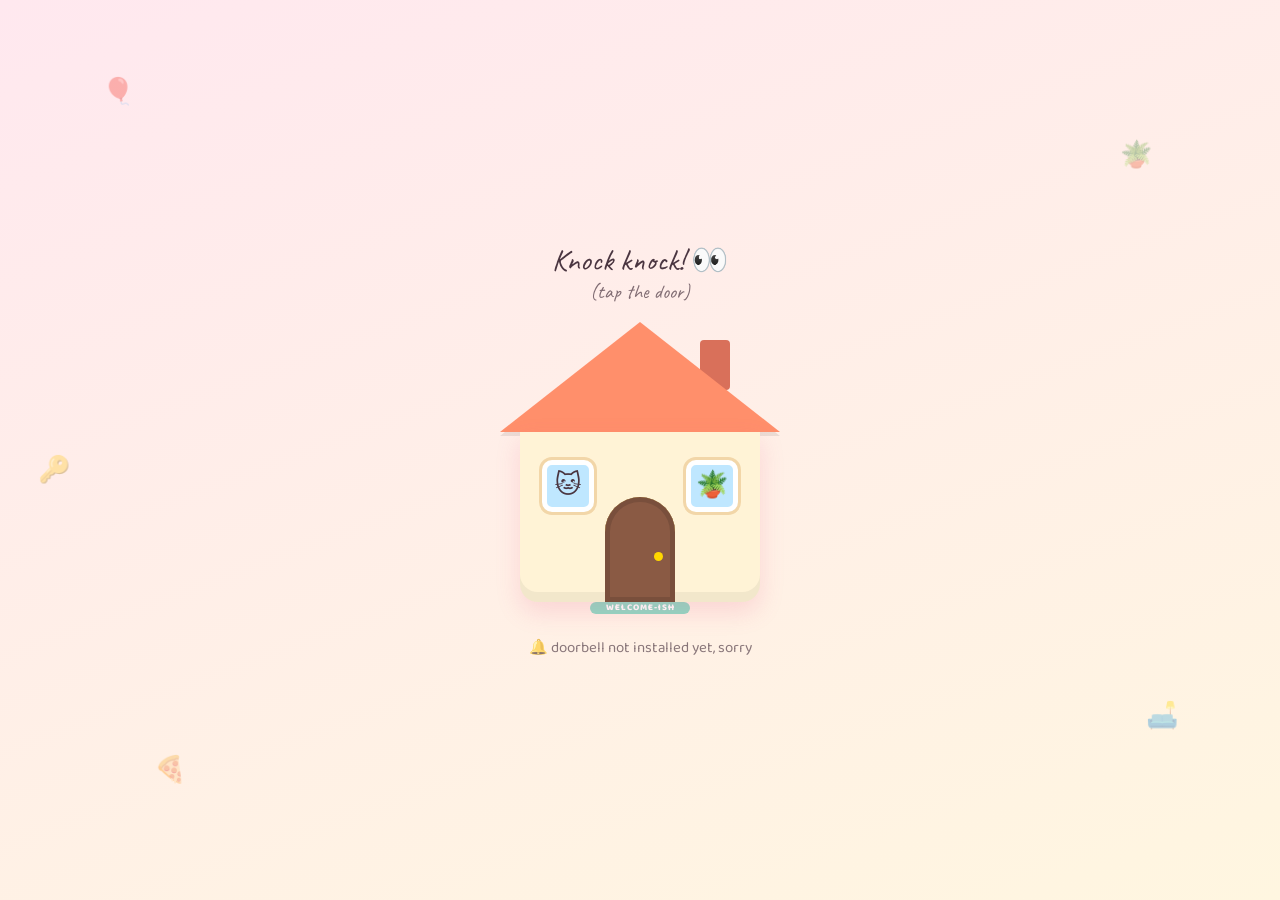
<file: house-warming/index.html>
<!DOCTYPE html>
<html lang="en">
<head>
<meta charset="UTF-8" />
<meta name="viewport" content="width=device-width, initial-scale=1.0" />
<title>You're Invited! 🏠 Housewarming</title>
<link href="https://fonts.googleapis.com/css2?family=Baloo+2:wght@500;700;800&family=Caveat:wght@600&display=swap" rel="stylesheet" />
<style>
  :root {
    --bg1: #ffe8ef;
    --bg2: #fff6e0;
    --pink: #ff7aa2;
    --pink-dark: #e85a85;
    --roof: #ff8f6b;
    --wall: #fff3d6;
    --door: #8a5a44;
    --ink: #4a3540;
    --mint: #8fd9c4;
  }
  * { box-sizing: border-box; margin: 0; padding: 0; }
  html, body { height: 100%; }
  body {
    font-family: "Baloo 2", system-ui, sans-serif;
    color: var(--ink);
    background: linear-gradient(160deg, var(--bg1), var(--bg2));
    min-height: 100vh;
    display: flex; align-items: center; justify-content: center;
    overflow-x: hidden;
    padding: 20px;
  }

  /* floating background bits */
  .floaty { position: fixed; font-size: 26px; opacity: .35; animation: float 9s ease-in-out infinite; pointer-events: none; }
  @keyframes float { 0%,100% { transform: translateY(0) rotate(0); } 50% { transform: translateY(-22px) rotate(10deg); } }

  /* ---------- Scene 1: the house ---------- */
  #houseScene { text-align: center; transition: opacity .5s, transform .5s; }
  #houseScene.gone { opacity: 0; transform: scale(.9); pointer-events: none; position: absolute; }
  .hint { font-family: "Caveat", cursive; font-size: 30px; margin-bottom: 18px; }
  .hint small { display: block; font-size: 20px; opacity: .7; }

  .house { position: relative; width: 240px; margin: 0 auto; animation: bob 2.8s ease-in-out infinite; }
  @keyframes bob { 0%,100% { transform: translateY(0); } 50% { transform: translateY(-6px); } }
  .roof {
    width: 0; height: 0; margin: 0 auto;
    border-left: 140px solid transparent; border-right: 140px solid transparent;
    border-bottom: 110px solid var(--roof);
    position: relative; left: -20px; width: 0;
    filter: drop-shadow(0 4px 0 rgba(0,0,0,.08));
  }
  .chimney { position: absolute; top: 18px; right: 30px; width: 30px; height: 50px; background: #d9705a; border-radius: 4px; }
  .smoke { position: absolute; top: -10px; right: 34px; font-size: 22px; animation: smoke 3s ease-out infinite; opacity: 0; }
  .smoke:nth-child(2) { animation-delay: 1s; } .smoke:nth-child(3) { animation-delay: 2s; }
  @keyframes smoke { 0% { transform: translateY(20px) scale(.6); opacity: 0; } 30% { opacity: .7; } 100% { transform: translateY(-40px) translateX(15px) scale(1.2); opacity: 0; } }
  .walls {
    width: 240px; height: 170px; background: var(--wall);
    border-radius: 0 0 18px 18px; position: relative;
    box-shadow: inset 0 -10px 0 rgba(0,0,0,.05), 0 10px 25px rgba(232,90,133,.18);
  }
  .window {
    position: absolute; top: 28px; width: 52px; height: 52px; background: #bfe7ff;
    border: 5px solid #fff; border-radius: 10px; box-shadow: 0 0 0 3px #f2d6a8;
    display: grid; place-items: center; font-size: 26px;
  }
  .window.left { left: 22px; } .window.right { right: 22px; }
  .doorframe {
    position: absolute; bottom: 0; left: 50%; transform: translateX(-50%);
    width: 70px; height: 105px; background: #3b2a24; border-radius: 35px 35px 0 0;
    perspective: 500px; cursor: pointer; overflow: visible;
  }
  .doorframe .inside { position: absolute; inset: 0; display: grid; place-items: center; font-size: 34px; border-radius: 35px 35px 0 0; background: #ffd56b; }
  .door {
    position: absolute; inset: 0; background: var(--door); border-radius: 35px 35px 0 0;
    transform-origin: left center; transition: transform 1s cubic-bezier(.6,-0.1,.3,1.3);
    box-shadow: inset 0 0 0 5px rgba(0,0,0,.12);
  }
  .door::after { content: ""; position: absolute; right: 12px; top: 55px; width: 9px; height: 9px; background: gold; border-radius: 50%; }
  .door.open { transform: rotateY(-105deg); }
  .doorframe:not(.opened):hover .door { animation: knock .4s ease-in-out 2; }
  @keyframes knock { 0%,100% { transform: rotate(0); } 25% { transform: rotate(-2deg); } 75% { transform: rotate(2deg); } }
  .mat { width: 100px; height: 12px; margin: 0 auto; background: var(--mint); border-radius: 6px; font-size: 9px; line-height: 12px; letter-spacing: 1px; font-weight: 800; color: #fff; }
  .doorbell { margin-top: 22px; font-size: 15px; opacity: .65; }

  /* ---------- Scene 2: the card ---------- */
  #card {
    display: none; width: 100%; max-width: 440px; background: #fff; border-radius: 28px;
    padding: 34px 28px 28px; text-align: center; position: relative;
    box-shadow: 0 20px 50px rgba(232,90,133,.25), 0 0 0 6px #fff, 0 0 0 9px var(--pink);
  }
  #card.show { display: block; animation: pop .7s cubic-bezier(.2,1.6,.4,1); }
  @keyframes pop { from { transform: scale(.4) translateY(60px); opacity: 0; } to { transform: none; opacity: 1; } }
  .tag { display: inline-block; background: var(--mint); color: #fff; font-weight: 800; padding: 4px 14px; border-radius: 99px; font-size: 13px; letter-spacing: 1px; transform: rotate(-3deg); }
  h1 { font-size: 34px; line-height: 1.05; margin: 12px 0 6px; color: var(--pink-dark); font-weight: 800; }
  .sub { font-family: "Caveat", cursive; font-size: 24px; margin-bottom: 18px; }
  .details { background: var(--bg2); border-radius: 18px; padding: 14px 16px; text-align: left; margin-bottom: 16px; }
  .row { display: flex; gap: 10px; align-items: flex-start; padding: 6px 0; font-size: 16px; }
  .row + .row { border-top: 2px dashed #f2dcc0; }
  .row .ico { font-size: 20px; width: 26px; text-align: center; }
  .row b { display: block; font-size: 12px; text-transform: uppercase; letter-spacing: 1px; opacity: .6; }
  .row a { color: var(--pink-dark); font-weight: 700; }

  .house-rules { display: grid; grid-template-columns: 1fr 1fr; gap: 10px; margin-bottom: 16px; text-align: left; }
  .house-rules .col { border-radius: 16px; padding: 12px 14px; display: flex; flex-direction: column; gap: 4px; font-size: 15px; }
  .house-rules b { font-size: 12px; text-transform: uppercase; letter-spacing: 1px; margin-bottom: 4px; }
  .house-rules .on { background: #e3f7f0; }
  .house-rules .off { background: #ffe8ef; }
  .house-rules .off span { text-decoration: line-through; text-decoration-color: var(--pink-dark); text-decoration-thickness: 2px; }
  .fine { font-size: 14px; opacity: .75; margin-bottom: 18px; min-height: 42px; transition: opacity .3s; }
  .q { font-size: 22px; font-weight: 800; margin-bottom: 12px; }
  .btns { display: flex; gap: 14px; justify-content: center; align-items: center; min-height: 54px; }
  button {
    font-family: inherit; font-size: 18px; font-weight: 800; border: none; cursor: pointer;
    padding: 12px 26px; border-radius: 99px; transition: transform .15s, background .2s;
  }
  #yes { background: var(--pink); color: #fff; box-shadow: 0 6px 0 var(--pink-dark); }
  #yes:hover { transform: translateY(-2px) scale(1.04); }
  #yes:active { transform: translateY(4px); box-shadow: 0 2px 0 var(--pink-dark); }
  #no { background: #eee; color: #888; box-shadow: 0 6px 0 #ccc; transition: left .25s, top .25s, transform .25s; z-index: 50; }
  #no.runaway { position: fixed; }

  #thanks { display: none; }
  #thanks.show { display: block; animation: pop .6s cubic-bezier(.2,1.6,.4,1); }
  #thanks .big { font-size: 60px; }
  #thanks p { margin: 6px 0 14px; font-size: 17px; }
  .cal { display: inline-block; text-decoration: none; background: var(--mint); color: #fff; font-weight: 800; padding: 10px 20px; border-radius: 99px; }

  .confetti { position: fixed; top: -40px; font-size: 26px; pointer-events: none; z-index: 100; animation: fall linear forwards; }
  @keyframes fall { to { transform: translateY(110vh) rotate(720deg); } }

  .toast {
    position: fixed; bottom: 22px; left: 50%; transform: translateX(-50%) translateY(120px);
    background: var(--ink); color: #fff; padding: 10px 18px; border-radius: 99px; font-size: 15px;
    transition: transform .35s; z-index: 200; white-space: nowrap;
  }
  .toast.show { transform: translateX(-50%) translateY(0); }
</style>
</head>
<body>

<!-- background doodles -->
<span class="floaty" style="top:8%;left:8%">🎈</span>
<span class="floaty" style="top:15%;right:10%;animation-delay:1s">🪴</span>
<span class="floaty" style="bottom:12%;left:12%;animation-delay:2s">🍕</span>
<span class="floaty" style="bottom:18%;right:8%;animation-delay:3s">🛋️</span>
<span class="floaty" style="top:50%;left:3%;animation-delay:4s">🔑</span>

<!-- Scene 1 -->
<div id="houseScene">
  <div class="hint">Knock knock! 👀<small>(tap the door)</small></div>
  <div class="house">
    <div class="chimney"></div>
    <span class="smoke">☁️</span><span class="smoke">☁️</span><span class="smoke">☁️</span>
    <div class="roof"></div>
    <div class="walls">
      <div class="window left">🐱</div>
      <div class="window right">🪴</div>
      <div class="doorframe" id="doorframe">
        <div class="inside">🥳</div>
        <div class="door" id="door"></div>
      </div>
    </div>
    <div class="mat">WELCOME-ISH</div>
  </div>
  <div class="doorbell">🔔 doorbell not installed yet, sorry</div>
</div>

<!-- Scene 2 -->
<div id="card">
  <div id="invite">
    <span class="tag">OFFICIAL GROWN-UP ANNOUNCEMENT</span>
    <h1>We Have Walls Now! 🏠</h1>
    <div class="sub">come see them at our housewarming</div>

    <div class="details">
      <div class="row"><span class="ico">📅</span><div><b>When</b><span id="dWhen"></span></div></div>
      <div class="row"><span class="ico">⏰</span><div><b>Time</b><span id="dTime"></span></div></div>
      <div class="row"><span class="ico">📍</span><div><b>Where</b><span id="dWhere"></span></div></div>
      <div class="row"><span class="ico">👕</span><div><b>Dress code</b>Boys: be slutty 💅<br>Girls: you're pretty anyways, so 🤷‍♀️</div></div>
    </div>

    <div class="house-rules">
      <div class="col on">
        <b>✅ On the house</b>
        <span>🍕 Food</span><span>🍹 Drinks</span><span>🎶 Music</span><span>📺 Netflix</span>
      </div>
      <div class="col off">
        <b>🚫 Strictly NOT on the house</b>
        <span>🎁 Gifts</span><span>🫵 You</span>
      </div>
    </div>

    <div class="fine" id="fine">Tap here for the fine print 👆</div>

    <div class="q">So... you coming? 🥺</div>
    <div class="btns">
      <button id="yes">YES! 🎉</button>
      <button id="no">No 😒</button>
    </div>
  </div>

  <div id="thanks">
    <div class="big">🥳</div>
    <h1>Yayyy!</h1>
    <p>We'll pretend we cleaned. You pretend you're impressed.<br>See you there! 💕</p>
    <a class="cal" id="calLink" target="_blank" rel="noopener">📅 Add to Google Calendar</a>
  </div>
</div>

<div class="toast" id="toast"></div>

<script>
  /* ============ EDIT THESE ============ */
  const CONFIG = {
    dateText:  "Sunday, 15 November",
    timeText:  "7:00 PM onwards (till the snacks run out)",
    address:   "Flat 301, 3rd Floor",
    mapsLink:  "https://maps.app.goo.gl/31TWhqRoie3aCZiK6",
    // for the calendar button (24h, local time)
    start: "20261115T190000",
    end:   "20261115T230000",
  };
  /* ==================================== */

  const $ = id => document.getElementById(id);
  $("dWhen").textContent = CONFIG.dateText;
  $("dTime").textContent = CONFIG.timeText;
  $("dWhere").innerHTML = `${CONFIG.address}<br><a href="${CONFIG.mapsLink}" target="_blank" rel="noopener">Open in Maps →</a>`;
  $("calLink").href =
    "https://calendar.google.com/calendar/render?action=TEMPLATE" +
    "&text=" + encodeURIComponent("Housewarming Party 🏠") +
    "&dates=" + CONFIG.start + "/" + CONFIG.end +
    "&ctz=Asia/Kolkata" +
    "&location=" + encodeURIComponent(CONFIG.address) +
    "&details=" + encodeURIComponent("Flat 301, 3rd Floor. Map: " + CONFIG.mapsLink + "\nFood, drinks, music & Netflix on the house. Gifts not required!");

  function toast(msg) {
    const t = $("toast"); t.textContent = msg; t.classList.add("show");
    clearTimeout(t._h); t._h = setTimeout(() => t.classList.remove("show"), 2200);
  }

  function confetti(n = 60) {
    const bits = ["🎉","🎈","🏠","✨","💖","🍕","🪴","🥳","🔑"];
    for (let i = 0; i < n; i++) {
      const s = document.createElement("span");
      s.className = "confetti";
      s.textContent = bits[Math.floor(Math.random() * bits.length)];
      s.style.left = Math.random() * 100 + "vw";
      s.style.animationDuration = 2.5 + Math.random() * 2.5 + "s";
      s.style.animationDelay = Math.random() * .8 + "s";
      document.body.appendChild(s);
      setTimeout(() => s.remove(), 6000);
    }
  }

  /* --- Door --- */
  let opened = false;
  $("doorframe").addEventListener("click", () => {
    if (opened) return;
    opened = true;
    $("doorframe").classList.add("opened");
    $("door").classList.add("open");
    setTimeout(() => {
      $("houseScene").classList.add("gone");
      $("card").classList.add("show");
      confetti(25);
    }, 1100);
  });

  /* --- Fine print (cycles on tap) --- */
  const finePrint = [
    "* We have exactly 4 chairs. It's a floor-seating kind of vibe.",
    "* Please admire the curtains. They took 3 weekends and 1 argument.",
    "* Wi-Fi password will be shared after you compliment the house.",
    "* No, we don't know where the light switches are either.",
    "* Leftovers will be distributed based on how much you helped clean.",
    "* Housewarming means the house is warm. AC remote is NOT available.",
  ];
  let fineIdx = 0;
  $("fine").addEventListener("click", () => {
    const f = $("fine");
    f.style.opacity = 0;
    setTimeout(() => { f.textContent = finePrint[fineIdx++ % finePrint.length]; f.style.opacity = .75; }, 200);
  });

  /* --- The NO button that refuses to be pressed --- */
  const noLines = [
    "No 😒", "Are you sure? 🤨", "Really sure?? 😢", "There's food 🍕",
    "We bought chairs for you 🪑", "Think again 🥺", "Wrong button 🙃",
    "My mom is coming. She'll ask. 👀", "Okay that's just rude 😤",
  ];
  let dodges = 0;
  const no = $("no");

  function runAway(e) {
    if (e) e.preventDefault();
    dodges++;
    no.textContent = noLines[Math.min(dodges, noLines.length - 1)];

    if (dodges >= 9) {
      // give up and become a yes button
      no.classList.remove("runaway");
      no.style.left = no.style.top = "";
      no.textContent = "Fine. YES 🙄";
      no.style.background = "var(--pink)"; no.style.color = "#fff"; no.style.boxShadow = "0 6px 0 var(--pink-dark)";
      no.onclick = sayYes;
      no.removeEventListener("mouseenter", runAway);
      no.removeEventListener("touchstart", runAway);
      toast("The No button has resigned. 🫡");
      return;
    }

    const yes = $("yes");
    yes.style.transform = `scale(${1 + dodges * 0.08})`;

    no.classList.add("runaway");
    const pad = 20;
    const w = no.offsetWidth, h = no.offsetHeight;
    const x = pad + Math.random() * (window.innerWidth - w - pad * 2);
    const y = pad + Math.random() * (window.innerHeight - h - pad * 2);
    no.style.left = x + "px";
    no.style.top = y + "px";
    no.style.transform = `rotate(${Math.random() * 30 - 15}deg) scale(${Math.max(.6, 1 - dodges * 0.05)})`;
  }
  no.addEventListener("mouseenter", runAway);
  no.addEventListener("touchstart", runAway, { passive: false });
  no.addEventListener("click", e => { if (dodges < 9) runAway(e); });

  /* --- YES --- */
  function sayYes() {
    no.remove();
    $("invite").style.display = "none";
    $("thanks").classList.add("show");
    confetti(90);
  }
  $("yes").addEventListener("click", sayYes);
</script>
</body>
</html>
</file>
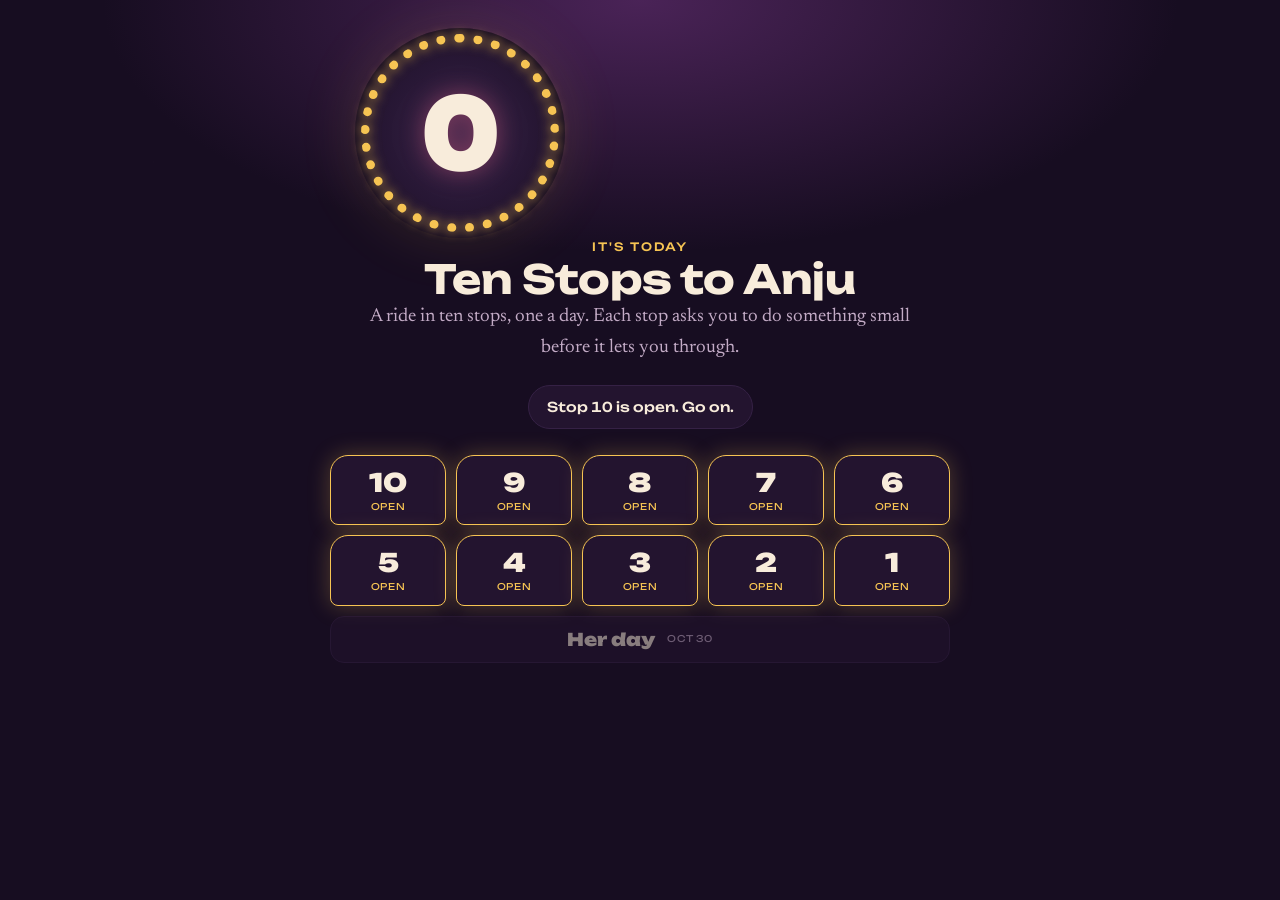
<file: indexx.html>
<!doctype html>
<html lang="en">
<head>
<meta charset="utf-8">
<meta name="viewport" content="width=device-width, initial-scale=1, viewport-fit=cover">
<title>Ten Stops to Anju</title>
<link rel="preconnect" href="https://fonts.googleapis.com">
<link rel="preconnect" href="https://fonts.gstatic.com" crossorigin>
<link href="https://fonts.googleapis.com/css2?family=Unbounded:wght@500;700;900&family=Rubik+Spray+Paint&family=Permanent+Marker&family=Newsreader:ital,opsz,wght@0,6..72,400;0,6..72,500;1,6..72,400&display=swap" rel="stylesheet">
<link rel="stylesheet" href="style.css">
</head>
<body>
<!--BODY-->
<canvas id="confetti" aria-hidden="true"></canvas>

<div class="testbar" id="testbar" hidden></div>
<div class="toast" id="toast" role="status" aria-live="polite" hidden><p class="toast-line" id="toastLine"></p><p class="toast-sub" id="toastSub"></p></div>

<main id="app">
  <section id="home" class="view">
    <header class="hero">
      <div class="marquee" aria-hidden="true"><span id="homeNum">10</span></div>
      <p class="eyebrow" id="homeNumLabel">days to go</p>
      <h1 id="homeTitle">Ten Stops to You</h1>
      <p class="lede" id="homeSub"></p>
    </header>
    <p class="next" id="nextBox" aria-live="polite"></p>
    <ol class="track" id="track"></ol>
  </section>

  <section id="chapter" class="view" hidden>
    <button class="back" id="backBtn" type="button">← All stops</button>
    <div class="marquee small" aria-hidden="true"><span id="chNum">10</span></div>
    <p class="eyebrow" id="chEyebrow">Stop 1 of 10</p>
    <h2 id="chTitle"></h2>
    <div class="story" id="chStory"></div>
    <button class="btn go" id="startBtn" type="button">I'm ready</button>
    <div class="stage" id="stage" hidden></div>
    <div class="after" id="after" hidden>
      <p class="after-text" id="afterText"></p>
      <p class="after-next" id="afterNext"></p>
      <button class="btn" id="homeBtn" type="button">Back to the track</button>
    </div>
  </section>

  <section id="final" class="view" hidden>
    <button class="back" id="backBtn2" type="button">← All stops</button>
    <div class="wall" id="wall">
      <div class="tags" id="tags" aria-hidden="true"></div>
      <h2 class="bday"><span class="bday-1" id="finalTitle">Happy Birthday</span><span class="bday-name" id="finalName">Anju</span></h2>
      <figure class="photo" id="finalFig">
        <img id="finalImg" alt="">
        <div class="photo-empty">Her photo goes here<br><small>assets/anju.jpg</small></div>
        <span class="sticker s1" aria-hidden="true">♥</span>
        <span class="sticker s2" aria-hidden="true">♥</span>
        <figcaption id="finalCaption"></figcaption>
      </figure>
      <div class="diyas" aria-hidden="true">
        <span class="diya"></span><span class="diya"></span><span class="diya"></span><span class="diya"></span><span class="diya"></span>
      </div>
    </div>
    <button class="btn" id="showerBtn" type="button">Shower more love</button>
    <div class="story final-story" id="finalStory"></div>
    <p class="sign" id="finalSign"></p>
  </section>
</main>
<!--/BODY-->
<script src="config.js"></script>
<script src="script.js"></script>
</body>
</html>
</file>
<file: style.css>
/* Layout: a night fairground. One narrow column, a bulb-lit marquee numeral on top,
   the ten stops laid out as ride cars, each stop's game on a ticket-shaped stage. */
:root {
  --night: #170d21;
  --night-2: #23142f;
  --night-3: #352145;
  --cream: #f8ecdb;
  --muted: #c3abc6;
  --gold: #f6c453;
  --pink: #ff6f91;
  --teal: #55d6c6;
  --coral: #ff8d5c;
  --display: "Unbounded", "Arial Black", system-ui, sans-serif;
  --serif: "Newsreader", Georgia, "Times New Roman", serif;
  color-scheme: dark;
}

* { box-sizing: border-box; }
html, body { margin: 0; min-height: 100%; }
body {
  background:
    radial-gradient(1px 1px at 12% 18%, #fff8 50%, transparent 51%),
    radial-gradient(1px 1px at 78% 9%, #fff6 50%, transparent 51%),
    radial-gradient(1.5px 1.5px at 64% 32%, #fff5 50%, transparent 51%),
    radial-gradient(1px 1px at 30% 58%, #fff4 50%, transparent 51%),
    radial-gradient(1px 1px at 88% 70%, #fff5 50%, transparent 51%),
    radial-gradient(60% 40% at 50% 0%, #4a2357 0%, transparent 70%),
    var(--night);
  background-attachment: fixed;
  color: var(--cream);
  font-family: var(--serif);
  font-size: 19px;
  line-height: 1.6;
  padding-left: max(16px, env(safe-area-inset-left, 0px));
  padding-right: max(16px, env(safe-area-inset-right, 0px));
  padding-block: 28px 64px;
  -webkit-tap-highlight-color: transparent;
}
img { max-width: 100%; }
[hidden] { display: none !important; }

#app { max-width: 620px; margin: 0 auto; }
.view { display: flex; flex-direction: column; align-items: center; gap: 18px; text-align: center; }

h1, h2 {
  font-family: var(--display);
  font-weight: 700;
  line-height: 1.15;
  margin: 0;
  text-wrap: balance;
  letter-spacing: -0.01em;
}
h1 { font-size: clamp(1.7rem, 6vw, 2.5rem); }
h2 { font-size: clamp(1.4rem, 5vw, 2rem); }
.eyebrow {
  margin: 0;
  font-family: var(--display);
  font-size: 0.72rem;
  font-weight: 500;
  letter-spacing: 0.18em;
  text-transform: uppercase;
  color: var(--gold);
}
.lede { margin: 0; color: var(--muted); max-width: 30em; }

/* Marquee numeral with chasing bulbs */
.marquee {
  position: relative;
  width: min(210px, 56vw);
  aspect-ratio: 1;
  max-width: 100%;
  display: grid;
  place-items: center;
  border-radius: 50%;
  background: radial-gradient(circle, var(--night-3), var(--night-2) 70%);
  box-shadow: 0 0 60px #f6c45322, inset 0 0 30px #0008;
}
.marquee::before {
  content: "";
  position: absolute;
  inset: 6px;
  border-radius: 50%;
  border: 9px dotted var(--gold);
  filter: drop-shadow(0 0 6px var(--gold));
  animation: chase 9s linear infinite;
}
.marquee span {
  font-family: var(--display);
  font-weight: 900;
  font-size: clamp(4rem, 17vw, 6.2rem);
  line-height: 1;
  color: var(--cream);
  text-shadow: 0 0 24px #ff6f9166;
  font-variant-numeric: tabular-nums;
}
.marquee.small { width: min(130px, 36vw); }
.marquee.small::before { border-width: 6px; inset: 4px; }
.marquee.small span { font-size: clamp(2.6rem, 11vw, 3.6rem); }
@keyframes chase { to { transform: rotate(360deg); } }

/* Next-stop line */
.next {
  margin: 4px 0 0;
  font-family: var(--display);
  font-size: 0.85rem;
  font-weight: 500;
  color: var(--cream);
  background: var(--night-2);
  border: 1px solid var(--night-3);
  border-radius: 999px;
  padding: 10px 18px;
  font-variant-numeric: tabular-nums;
}
.next:empty { display: none; }

/* Track of stops */
.track {
  list-style: none;
  padding: 0;
  margin: 8px 0 0;
  width: 100%;
  display: grid;
  grid-template-columns: repeat(5, minmax(0, 1fr));
  gap: 10px;
}
.track li.final { grid-column: 1 / -1; }
.stop {
  width: 100%;
  display: flex;
  flex-direction: column;
  align-items: center;
  gap: 4px;
  padding: 14px 4px 10px;
  border-radius: 18px 18px 8px 8px;
  border: 1px solid var(--night-3);
  background: var(--night-2);
  color: var(--cream);
  cursor: pointer;
  font: inherit;
  transition: transform .15s ease, box-shadow .15s ease;
}
.stop:hover { transform: translateY(-2px); }
.stop:focus-visible, .btn:focus-visible, .back:focus-visible, .tile:focus-visible, .star:focus-visible {
  outline: 3px solid var(--gold);
  outline-offset: 3px;
}
.stop-num { font-family: var(--display); font-weight: 900; font-size: 1.6rem; line-height: 1; }
.stop-state {
  font-family: var(--display);
  font-size: 0.58rem;
  letter-spacing: 0.08em;
  text-transform: uppercase;
  color: var(--muted);
  white-space: nowrap;
}
.stop.is-locked { opacity: .5; cursor: default; }
.stop.is-locked:hover { transform: none; }
.stop.is-open { border-color: var(--gold); box-shadow: 0 0 22px #f6c45344; animation: glow 1.8s ease-in-out infinite; }
.stop.is-open .stop-state { color: var(--gold); }
.stop.is-done { border-color: #55d6c655; }
.stop.is-done .stop-state { color: var(--teal); }
.final .stop { flex-direction: row; justify-content: center; gap: 12px; padding: 14px; border-radius: 14px; }
.final .stop-num { font-size: 1.1rem; }
@keyframes glow { 50% { box-shadow: 0 0 34px #f6c45377; } }

/* Buttons */
.btn, .back {
  font-family: var(--display);
  font-weight: 700;
  font-size: 0.9rem;
  border-radius: 999px;
  cursor: pointer;
  border: 0;
}
.btn {
  background: var(--gold);
  color: var(--night);
  padding: 14px 26px;
  box-shadow: 0 6px 0 #b7862a;
  transition: transform .1s ease, box-shadow .1s ease;
  touch-action: manipulation;
}
.btn:active { transform: translateY(4px); box-shadow: 0 2px 0 #b7862a; }
.btn:disabled { opacity: .5; cursor: default; }
.btn.ghost { background: transparent; color: var(--cream); border: 2px solid var(--night-3); box-shadow: none; }
.back {
  align-self: flex-start;
  background: transparent;
  color: var(--muted);
  padding: 6px 2px;
  font-weight: 500;
  font-size: 0.78rem;
}

/* Story */
.story { display: flex; flex-direction: column; gap: 12px; max-width: 32em; text-align: left; }
.story p { margin: 0; animation: rise .7s ease both; animation-delay: calc(var(--i) * .5s); }
.story p:first-child { font-size: 1.15em; }
@keyframes rise { from { opacity: 0; transform: translateY(10px); } }
.go { margin-top: 8px; animation: rise .6s ease both; animation-delay: var(--d, 1s); }

/* Stage: the ticket the games live on */
.stage {
  width: 100%;
  position: relative;
  background: var(--night-2);
  border: 1px solid var(--night-3);
  border-radius: 20px;
  padding: 22px 16px 24px;
  display: flex;
  flex-direction: column;
  align-items: center;
  gap: 14px;
  user-select: none;
  -webkit-user-select: none;
}
.stage::before, .stage::after {
  content: "";
  position: absolute;
  top: 50%;
  width: 22px; height: 22px;
  margin-top: -11px;
  border-radius: 50%;
  background: var(--night);
}
.stage::before { left: -12px; }
.stage::after { right: -12px; }
.stage.won { border-color: var(--teal); }
.hint { margin: 0; font-style: italic; color: var(--muted); }
.count {
  margin: 0;
  min-height: 1.5em;
  font-family: var(--display);
  font-size: 0.85rem;
  color: var(--gold);
  font-variant-numeric: tabular-nums;
}
.row { display: flex; flex-wrap: wrap; justify-content: center; gap: 12px; }

.after { display: flex; flex-direction: column; align-items: center; gap: 10px; animation: rise .6s ease both; }
.after p { margin: 0; }
.after-text { font-size: 1.2em; font-style: italic; }
.after-next { color: var(--muted); font-size: .9em; }

/* Envelope */
.envelope {
  position: relative;
  width: 200px; height: 130px;
  max-width: 100%;
  border: 0;
  border-radius: 8px;
  background: linear-gradient(160deg, #fbe7cf, #e9c9a3);
  cursor: pointer;
  overflow: visible;
}
.envelope .flap {
  position: absolute; inset: 0 0 auto;
  height: 70px;
  background: #e3bd92;
  clip-path: polygon(0 0, 100% 0, 50% 100%);
  transform-origin: top;
  transition: transform .6s ease;
}
.envelope .seal {
  position: absolute; left: 50%; top: 52px;
  width: 38px; height: 38px; margin-left: -19px;
  display: grid; place-items: center;
  border-radius: 50%;
  background: var(--pink);
  color: var(--cream);
  font-size: 18px;
  transition: opacity .3s;
}
.envelope.shake { animation: knock .35s ease; }
.envelope.open .flap { transform: rotateX(180deg); }
.envelope.open .seal { opacity: 0; }
@keyframes knock { 25% { transform: rotate(-6deg); } 75% { transform: rotate(6deg); } }

/* Balloons */
.sky { position: relative; width: 100%; height: 230px; }
.balloon {
  position: absolute;
  bottom: 20px;
  width: 46px; height: 58px;
  margin-left: -23px;
  border: 0;
  border-radius: 50% 50% 46% 46%;
  background: radial-gradient(circle at 32% 30%, #ffffff88 0 8%, transparent 9%), var(--c);
  cursor: pointer;
  animation: bob 2.4s ease-in-out infinite;
  animation-delay: var(--d);
  touch-action: manipulation;
}
.balloon::after {
  content: "";
  position: absolute; left: 50%; top: 100%;
  width: 1px; height: 36px;
  background: #ffffff55;
}
.balloon.pop { animation: pop .3s ease forwards; }
@keyframes bob { 50% { transform: translateY(-26px) rotate(3deg); } }
@keyframes pop { to { transform: scale(1.7); opacity: 0; } }

/* Hold heart */
.bigheart {
  width: 190px; max-width: 70%;
  background: none; border: 0; padding: 0;
  cursor: pointer;
  touch-action: none;
  transition: transform .2s;
}
.bigheart.holding { transform: scale(1.06); }
.bigheart svg { display: block; width: 100%; height: auto; overflow: visible; }
.hh-bg { fill: var(--night-3); }
.hh-fill { fill: var(--pink); }
.hh-line { fill: none; stroke: var(--pink); stroke-width: 3; }

/* Scratch card */
.scratch {
  position: relative;
  width: 100%; max-width: 360px;
  height: 160px;
  border-radius: 14px;
  overflow: hidden;
  background: var(--cream);
  color: var(--night);
  display: grid; place-items: center;
  padding: 18px;
}
.secret { margin: 0; font-size: 1.25rem; font-weight: 500; font-style: italic; }
.scratch canvas { position: absolute; inset: 0; width: 100%; height: 100%; touch-action: none; cursor: crosshair; transition: opacity .6s; }

/* Drag star */
.dragzone { position: relative; width: 100%; height: 260px; }
.star {
  position: absolute; left: 14%; top: 18px;
  width: 64px; height: 64px;
  border: 0; border-radius: 50%;
  background: radial-gradient(circle, #f6c45355, transparent 70%);
  color: var(--gold);
  font-size: 44px; line-height: 64px;
  cursor: grab;
  touch-action: none;
  filter: drop-shadow(0 0 10px var(--gold));
  animation: twinkle 1.6s ease-in-out infinite;
  z-index: 2;
}
.star.held { cursor: grabbing; animation: none; }
.star.landed { transition: transform .5s ease; animation: none; }
.jar {
  position: absolute; right: 12%; bottom: 10px;
  width: 110px; height: 130px;
  border: 3px solid #f8ecdb88;
  border-top: 0;
  border-radius: 10px 10px 30px 30px;
  background: linear-gradient(#ffffff08, #ffffff14);
  display: flex; align-items: flex-end; justify-content: center;
  padding-bottom: 12px;
  transition: box-shadow .2s, border-color .2s;
}
.jar-lid {
  position: absolute; top: -10px; left: -6px; right: -6px;
  height: 12px; border-radius: 4px;
  background: var(--coral);
}
.jar-label { font-family: var(--display); font-size: .6rem; letter-spacing: .12em; text-transform: uppercase; color: var(--muted); }
.jar.near { border-color: var(--gold); box-shadow: 0 0 26px #f6c45355; }
@keyframes twinkle { 50% { transform: scale(1.1) rotate(8deg); } }

/* Arrow range */
.range {
  position: relative;
  width: 100%; height: 230px;
  border-radius: 14px;
  background: linear-gradient(#ffffff06, #ffffff00);
  overflow: hidden;
}
.target {
  position: absolute; top: 14px; left: 50%;
  transform: translateX(-50%);
  font-size: 46px; line-height: 1;
  color: var(--pink);
  filter: drop-shadow(0 0 8px #ff6f9188);
}
.target.hit { animation: thump .4s ease; }
@keyframes thump { 50% { transform: translateX(-50%) scale(1.5); } }
.aimline { position: absolute; left: 50%; top: 60px; bottom: 60px; border-left: 2px dashed #f8ecdb22; }
.arrow {
  position: absolute; left: 50%; bottom: 12px;
  width: 4px; height: 56px; margin-left: -2px;
  background: var(--gold);
  border-radius: 2px;
}
.arrow::before {
  content: ""; position: absolute; left: -7px; top: -12px;
  border: 9px solid transparent; border-bottom: 14px solid var(--gold); border-top: 0;
}
.arrow::after {
  content: ""; position: absolute; left: -5px; bottom: -2px;
  width: 14px; height: 10px;
  background: repeating-linear-gradient(90deg, var(--pink) 0 3px, transparent 3px 5px);
}
.arrow.fly { animation: fly .38s ease-in forwards; }
@keyframes fly { to { transform: translateY(-170px); opacity: .2; } }

/* Catch hearts */
.rain { position: relative; width: 100%; height: 290px; overflow: hidden; border-radius: 14px; }
.drop {
  position: absolute; top: -48px;
  width: 52px; height: 52px; margin-left: -26px;
  border: 0; background: none; padding: 0;
  font-size: 36px; line-height: 52px;
  cursor: pointer;
  animation: fall linear forwards;
  touch-action: manipulation;
}
@keyframes fall { to { transform: translateY(350px); } }

/* Letters */
.slots, .tiles { display: flex; flex-wrap: wrap; justify-content: center; gap: 8px; }
.slot {
  width: 42px; height: 50px;
  border-bottom: 3px solid var(--night-3);
  font-family: var(--display); font-weight: 900; font-size: 1.5rem;
  display: grid; place-items: center;
}
.slot.on { border-color: var(--teal); color: var(--teal); animation: rise .3s ease; }
.tile {
  width: 50px; height: 54px;
  border-radius: 10px;
  border: 0;
  background: var(--cream);
  color: var(--night);
  font-family: var(--display); font-weight: 900; font-size: 1.4rem;
  cursor: pointer;
  box-shadow: 0 5px 0 #b9a58c;
  touch-action: manipulation;
}
.tile.used { visibility: hidden; }
.tile.wrong { animation: knock .3s ease; background: var(--pink); }

/* Candle */
.cake { position: relative; width: 200px; height: 220px; max-width: 100%; }
.tier {
  position: absolute; left: 10px; right: 10px; bottom: 0; height: 80px;
  border-radius: 14px 14px 10px 10px;
  background: linear-gradient(var(--pink) 0 22%, #f8ecdb 22%);
}
.candle {
  position: absolute; left: 50%; bottom: 80px;
  width: 18px; height: 80px; margin-left: -9px;
  border-radius: 4px;
  background: repeating-linear-gradient(135deg, var(--cream) 0 8px, var(--teal) 8px 14px);
}
.wick { position: absolute; left: 50%; bottom: 160px; width: 2px; height: 10px; margin-left: -1px; background: #222; }
.flame {
  position: absolute; left: 50%; bottom: 166px;
  width: 22px; height: 40px; margin-left: -11px;
  border-radius: 50% 50% 50% 50% / 60% 60% 40% 40%;
  background: radial-gradient(ellipse at 50% 75%, #fff 0 18%, var(--gold) 40%, var(--coral) 70%, transparent 72%);
  transform-origin: 50% 100%;
  filter: drop-shadow(0 0 14px var(--gold));
  animation: flicker .15s ease-in-out infinite alternate;
  transition: opacity .4s;
}
.flame.out { opacity: 0; animation: none; }
.smoke {
  position: absolute; left: 50%; bottom: 168px;
  width: 10px; height: 10px; margin-left: -5px;
  border-radius: 50%;
  background: #f8ecdb55;
  opacity: 0;
}
.cake.smoking .smoke { animation: smoke 1.4s ease-out forwards; }
@keyframes flicker { to { rotate: 3deg; filter: drop-shadow(0 0 18px var(--gold)); } }
@keyframes smoke { 20% { opacity: .8; } to { opacity: 0; transform: translateY(-70px) scale(4); } }

/* Slide to unlock */
.slider {
  position: relative;
  width: 100%; max-width: 380px;
  height: 64px;
  border-radius: 999px;
  background: var(--night-3);
  overflow: hidden;
}
.slider::before {
  content: ""; position: absolute; inset: 0 auto 0 0;
  width: var(--p, 0%);
  background: linear-gradient(90deg, #f6c45322, #f6c45366);
}
.slabel {
  position: absolute; inset: 0;
  display: grid; place-items: center;
  font-family: var(--display); font-size: .75rem; letter-spacing: .14em; text-transform: uppercase;
  color: var(--muted);
  pointer-events: none;
}
.slider input {
  position: absolute; inset: 0;
  width: 100%; height: 100%;
  margin: 0;
  -webkit-appearance: none; appearance: none;
  background: transparent;
  cursor: pointer;
}
.slider input::-webkit-slider-thumb {
  -webkit-appearance: none;
  width: 56px; height: 56px;
  border-radius: 50%;
  background: var(--gold);
  box-shadow: 0 0 18px #f6c45399;
  border: 0;
}
.slider input::-moz-range-thumb {
  width: 56px; height: 56px;
  border-radius: 50%;
  background: var(--gold);
  border: 0;
}

/* Final page */
.final-title { font-size: clamp(1.8rem, 7vw, 2.8rem); color: var(--gold); }
.photo {
  position: relative;
  margin: 6px 0 0;
  width: 100%; max-width: 420px;
  padding: 12px 12px 18px;
  background: var(--cream);
  border-radius: 6px;
  transform: rotate(-2deg);
  box-shadow: 0 18px 50px #0009;
  animation: develop 1.4s ease both;
}
.photo img { display: block; width: 100%; border-radius: 2px; }
.photo-empty { display: none; }
.photo.empty img { display: none; }
.photo.empty .photo-empty {
  display: grid; place-items: center;
  aspect-ratio: 4 / 5;
  background: #e8d9c4;
  color: #6b5571;
  font-family: var(--display); font-size: .85rem;
}
.photo figcaption { color: var(--night); font-style: italic; padding-top: 10px; }
.photo figcaption:empty { display: none; }
@keyframes develop { from { opacity: 0; transform: rotate(-8deg) scale(.9); filter: brightness(2); } }
.final-story { margin-top: 10px; }
.final-story p { animation-delay: calc(1.2s + var(--i) * .6s); }
.sign { margin: 8px 0 0; font-style: italic; font-size: 1.2em; color: var(--gold); animation: rise .8s ease both; animation-delay: var(--d, 3s); }

#confetti { position: fixed; inset: 0; width: 100%; height: 100%; pointer-events: none; z-index: 50; }

@media (max-width: 420px) {
  body { font-size: 18px; }
  .track { gap: 7px; }
  .stop-num { font-size: 1.3rem; }
  .stop-state { font-size: 0.5rem; letter-spacing: 0.04em; }
}

@media (prefers-reduced-motion: reduce) {
  *, *::before, *::after { animation-duration: .01ms !important; animation-iteration-count: 1 !important; transition-duration: .01ms !important; }
  .drop { animation-duration: 4s !important; }
  .arrow.fly { animation-duration: .38s !important; }
}

/* ===== Teasing pop-up ===== */
.toast {
  position: fixed;
  left: 50%;
  bottom: calc(20px + env(safe-area-inset-bottom, 0px));
  z-index: 60;
  width: min(92vw, 420px);
  transform: translateX(-50%);
  padding: 16px 20px;
  border-radius: 18px;
  background: var(--pink);
  color: var(--night);
  text-align: center;
  box-shadow: 0 14px 40px #0009;
}
.toast p { margin: 0; }
.toast-line { font-family: "Permanent Marker", var(--display); font-size: 1.35rem; line-height: 1.25; }
.toast-sub { font-size: .85rem; opacity: .8; margin-top: 4px !important; font-variant-numeric: tabular-nums; }
.toast.pop { animation: toastIn .45s cubic-bezier(.2, 1.6, .4, 1); }
@keyframes toastIn { from { transform: translateX(-50%) translateY(40px) scale(.8); opacity: 0; } }
.stop.nope { animation: nope .4s ease; }
@keyframes nope { 20%, 60% { transform: translateX(-6px) rotate(-3deg); } 40%, 80% { transform: translateX(6px) rotate(3deg); } }

/* ===== Test bar ===== */
.testbar {
  max-width: 620px;
  margin: 0 auto 20px;
  padding: 10px 14px;
  border: 1px dashed var(--gold);
  border-radius: 12px;
  display: flex;
  flex-wrap: wrap;
  align-items: center;
  gap: 8px 14px;
  font-family: system-ui, sans-serif;
  font-size: .8rem;
  color: var(--cream);
}
.testbar strong { color: var(--gold); text-transform: uppercase; letter-spacing: .1em; font-size: .7rem; }
.testbar label { display: inline-flex; align-items: center; gap: 4px; }
.testbar input[type="date"], .testbar button {
  font: inherit;
  color: var(--cream);
  background: var(--night-3);
  border: 1px solid #ffffff22;
  border-radius: 8px;
  padding: 5px 8px;
}
.testbar button { cursor: pointer; }

/* ===== Memory cards ===== */
.cards { width: 100%; max-width: 380px; display: grid; grid-template-columns: repeat(4, minmax(0, 1fr)); gap: 8px; }
.card { aspect-ratio: 3 / 4; max-width: 100%; padding: 0; border: 0; background: none; cursor: pointer; perspective: 600px; touch-action: manipulation; }
.card-in { position: relative; display: block; width: 100%; height: 100%; transition: transform .45s ease; transform-style: preserve-3d; }
.card.flip .card-in { transform: rotateY(180deg); }
.card-back, .card-front {
  position: absolute; inset: 0;
  display: grid; place-items: center;
  border-radius: 10px;
  backface-visibility: hidden;
  -webkit-backface-visibility: hidden;
}
.card-back {
  background: repeating-linear-gradient(45deg, var(--night-3) 0 6px, #3f2850 6px 12px);
  border: 2px solid var(--gold);
  color: var(--gold);
  font-size: 1.4rem;
}
.card-front {
  transform: rotateY(180deg);
  background: var(--cream);
  color: var(--pink);
  font-size: 2rem;
  background-size: cover;
  background-position: center 30%;
}
.card.matched .card-front { box-shadow: 0 0 0 3px var(--teal), 0 0 18px #55d6c666; }

/* ===== Two half-hearts ===== */
.joinzone { position: relative; width: 100%; max-width: 360px; height: 240px; }
.half {
  position: absolute; top: 10px;
  width: 120px; height: 220px;
  padding: 0; border: 0;
  background-color: var(--night-3);
  background-size: cover;
  background-position: center 30%;
  filter: drop-shadow(0 6px 14px #0008);
}
.half.left { left: 0; clip-path: path("M120 216 C48 164 4 124 4 68 A58 58 0 0 1 120 44 Z"); }
.half.right {
  right: 0;
  clip-path: path("M0 44 A58 58 0 0 1 116 68 C116 124 72 164 0 216 Z");
  cursor: grab;
  touch-action: none;
  animation: nudge 1.6s ease-in-out infinite;
}
.half.right.held { cursor: grabbing; animation: none; }
.half.right.landed { animation: none; transition: transform .35s ease; }
.joinzone.near .half { filter: drop-shadow(0 0 12px var(--pink)); }
.joinzone.joined .half { filter: drop-shadow(0 0 22px var(--pink)); }
.joinzone.joined { animation: beat .9s ease 2; }
@keyframes nudge { 50% { transform: translateX(-8px); } }
@keyframes beat { 30% { transform: scale(1.08); } 60% { transform: scale(.98); } }

/* ===== Photo puzzle ===== */
.puzzle-wrap { display: flex; align-items: flex-end; gap: 12px; flex-wrap: wrap; justify-content: center; }
.board {
  width: min(300px, 78vw);
  aspect-ratio: 1;
  max-width: 100%;
  display: grid;
  grid-template-columns: repeat(3, 1fr);
  gap: 3px;
  padding: 3px;
  border-radius: 10px;
  background: var(--night-3);
  transition: gap .5s ease, padding .5s ease;
}
.piece {
  border: 0; padding: 0;
  border-radius: 4px;
  background-size: 300% 300%;
  cursor: pointer;
  touch-action: manipulation;
  transition: background-position .2s ease, transform .15s ease;
}
.piece.picked { outline: 3px solid var(--gold); outline-offset: -3px; transform: scale(.94); }
.board.solved { gap: 0; padding: 0; box-shadow: 0 0 30px #f6c45366; }
.board.solved .piece { border-radius: 0; }
.peek { width: 64px; aspect-ratio: 1; border-radius: 8px; background-size: cover; border: 2px solid var(--cream); opacity: .85; }

/* ===== Final page: graffiti wall ===== */
.wall {
  position: relative;
  width: 100%;
  overflow: hidden;
  border-radius: 22px;
  padding: 36px 16px 30px;
  display: flex; flex-direction: column; align-items: center; gap: 18px;
  background:
    radial-gradient(circle at 12% 20%, #ff6f9133 0 40px, transparent 90px),
    radial-gradient(circle at 88% 30%, #55d6c633 0 30px, transparent 80px),
    radial-gradient(circle at 20% 85%, #f6c45333 0 36px, transparent 90px),
    radial-gradient(circle at 85% 80%, #ff8d5c33 0 44px, transparent 100px),
    repeating-linear-gradient(0deg, #ffffff05 0 28px, #00000018 28px 30px),
    repeating-linear-gradient(90deg, #ffffff04 0 58px, #00000014 58px 60px),
    #2a1834;
}
.tags { position: absolute; inset: 0; pointer-events: none; }
.tag {
  position: absolute;
  font-family: "Permanent Marker", var(--display);
  font-size: clamp(.95rem, 3.6vw, 1.35rem);
  color: var(--c);
  transform: rotate(var(--rot));
  text-shadow: 2px 2px 0 #0007;
  white-space: nowrap;
  opacity: .9;
  animation: spray .5s ease both;
}
@keyframes spray { from { opacity: 0; transform: rotate(var(--rot)) scale(1.6); filter: blur(4px); } }
.bday {
  position: relative; z-index: 2;
  display: flex; flex-direction: column; align-items: center;
  font-family: "Rubik Spray Paint", var(--display);
  font-weight: 400;
  line-height: 1;
  text-align: center;
  letter-spacing: 0;
}
.bday-1 { font-size: clamp(1.9rem, 8.5vw, 3.2rem); color: var(--gold); text-shadow: 0 0 18px #f6c45366; animation: spray .7s ease both .2s; }
.bday-name {
  font-family: "Permanent Marker", var(--display);
  font-size: clamp(3.2rem, 17vw, 5.6rem);
  color: var(--pink);
  transform: rotate(-4deg);
  text-shadow: 4px 4px 0 var(--night), 0 0 30px #ff6f9188;
  animation: spray .8s ease both .6s;
}
.photo {
  position: relative; z-index: 2;
  margin: 6px 0 0;
  width: 100%; max-width: 340px;
  padding: 12px 12px 18px;
  background: var(--cream);
  border-radius: 6px;
  transform: rotate(-2deg);
  box-shadow: 0 18px 50px #000a;
  animation: develop 1.4s ease both .8s;
}
.photo::before {
  content: ""; position: absolute; top: -12px; left: 50%;
  width: 90px; height: 26px; margin-left: -45px;
  background: #f6c453aa;
  transform: rotate(3deg);
}
.photo img { display: block; width: 100%; border-radius: 2px; }
.sticker {
  position: absolute;
  font-size: 2.6rem; line-height: 1;
  color: var(--pink);
  filter: drop-shadow(0 3px 0 var(--night));
  animation: beat 1.4s ease-in-out infinite;
}
.sticker.s1 { left: -14px; top: 30%; transform: rotate(-14deg); }
.sticker.s2 { right: -12px; bottom: 16%; font-size: 2rem; color: var(--coral); animation-delay: .4s; }

/* Diyas */
.diyas { position: relative; z-index: 2; display: flex; justify-content: center; gap: clamp(14px, 5vw, 30px); padding-top: 26px; }
.diya {
  position: relative;
  width: 46px; height: 20px;
  border-radius: 4px 4px 50% 50% / 4px 4px 100% 100%;
  background: linear-gradient(#e2743b, #a8461f);
  box-shadow: inset 0 3px 0 #f6c45388;
}
.diya::before {
  content: ""; position: absolute; left: 50%; top: -22px;
  width: 12px; height: 22px; margin-left: -6px;
  border-radius: 50% 50% 50% 50% / 65% 65% 35% 35%;
  background: radial-gradient(ellipse at 50% 80%, #fff 0 15%, var(--gold) 45%, var(--coral) 75%, transparent 78%);
  transform-origin: 50% 100%;
  filter: drop-shadow(0 0 10px var(--gold));
  animation: flicker .18s ease-in-out infinite alternate;
}
.diya::after {
  content: ""; position: absolute; left: 50%; top: -40px;
  width: 80px; height: 80px; margin-left: -40px;
  border-radius: 50%;
  background: radial-gradient(circle, #f6c45333, transparent 65%);
  pointer-events: none;
}
.diya:nth-child(2)::before { animation-delay: .07s; }
.diya:nth-child(3)::before { animation-delay: .13s; }
.diya:nth-child(4)::before { animation-delay: .04s; }

@media (prefers-reduced-motion: reduce) {
  .half.right, .sticker { animation: none !important; }
}
</file>
